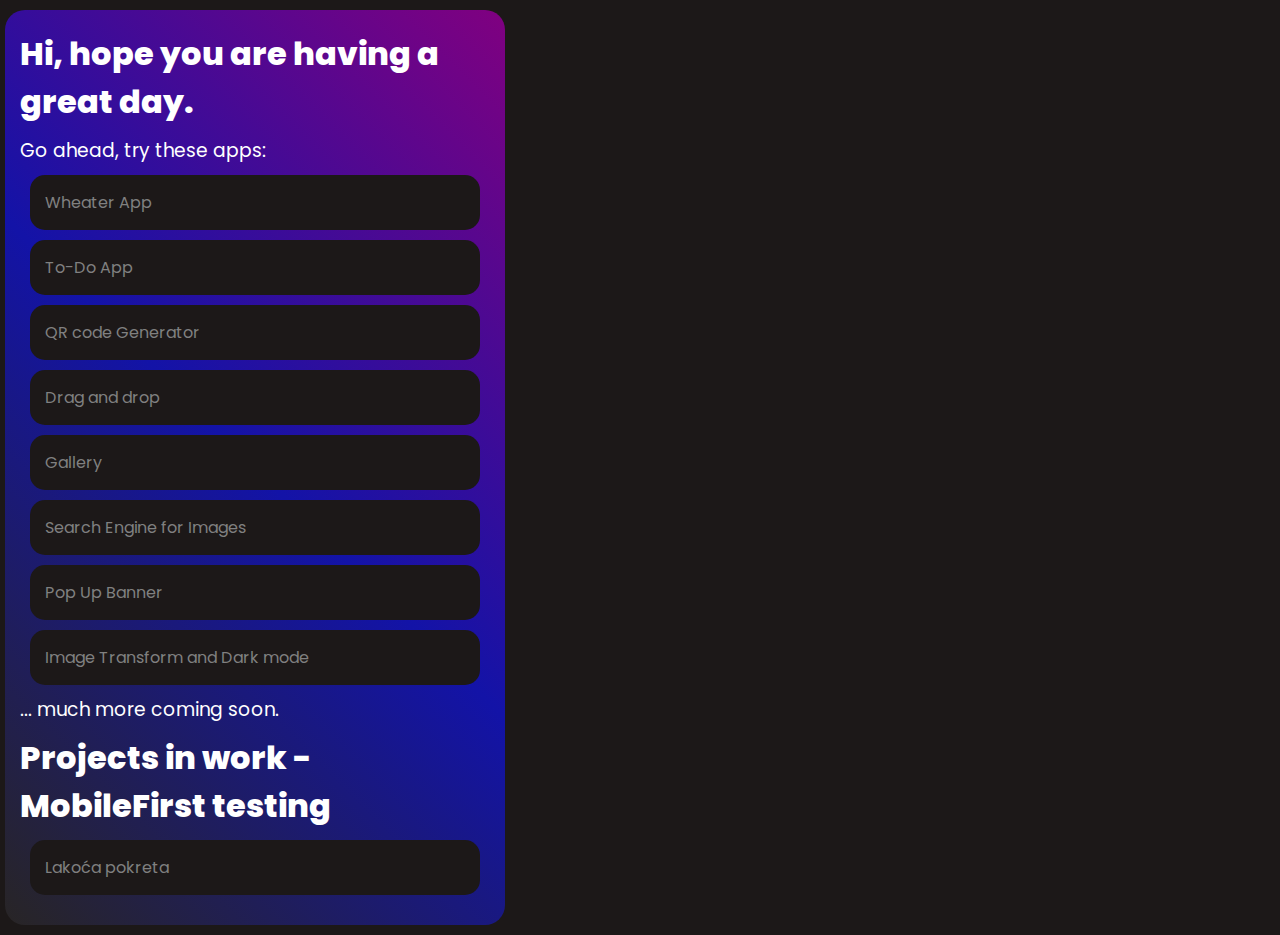
<file: index.html>
<!DOCTYPE html>
<html lang="en">
<head>
    <meta charset="UTF-8">
    <meta name="viewport" content="width=device-width, initial-scale=1.0">
    <link rel="stylesheet" href="styles.css">
    <link href="https://fonts.googleapis.com/css2?family=Poppins:wght@400;700&display=swap" rel="stylesheet">
    <title>fdev</title>
</head>
<body>
    
    <div class="container">
        <h1>Hi, hope you are having a great day.</h1>
        <h3>Go ahead, try these apps: </h3>
        <ul>
            <a href="/Project - WheatherApp/index.html"><li>Wheater App</li></a>
            <a href="/Project - To-Do App/index.html"><li>To-Do App</li></a>
            <a href="/Project - QR code generator/index.html"><li>QR code Generator</li></a>
            <a href="/Project - Drag and Drop/index.html"><li>Drag and drop</li></a>
            <a href="/Project - Gallery/index.html"><li>Gallery</li></a>
            <a href="/Project - Image Search Engine/index.html"><li>Search Engine for Images</li></a>
            <a href="/Project - PopUP/index.html"><li>Pop Up Banner</li></a>
            <a href="/Project - Image Transform and Dark Mode/index.html"><li>Image Transform and Dark mode</li></a>
        </ul>
        <h3>... much more coming soon. </h3>
        <h1>Projects in work - MobileFirst testing</h1>
            <ul>
                <a href="/LakocaPokreta/index.html"><li>Lakoća pokreta</li></a>
            </ul>
    </div>
</body>
</html>
</file>
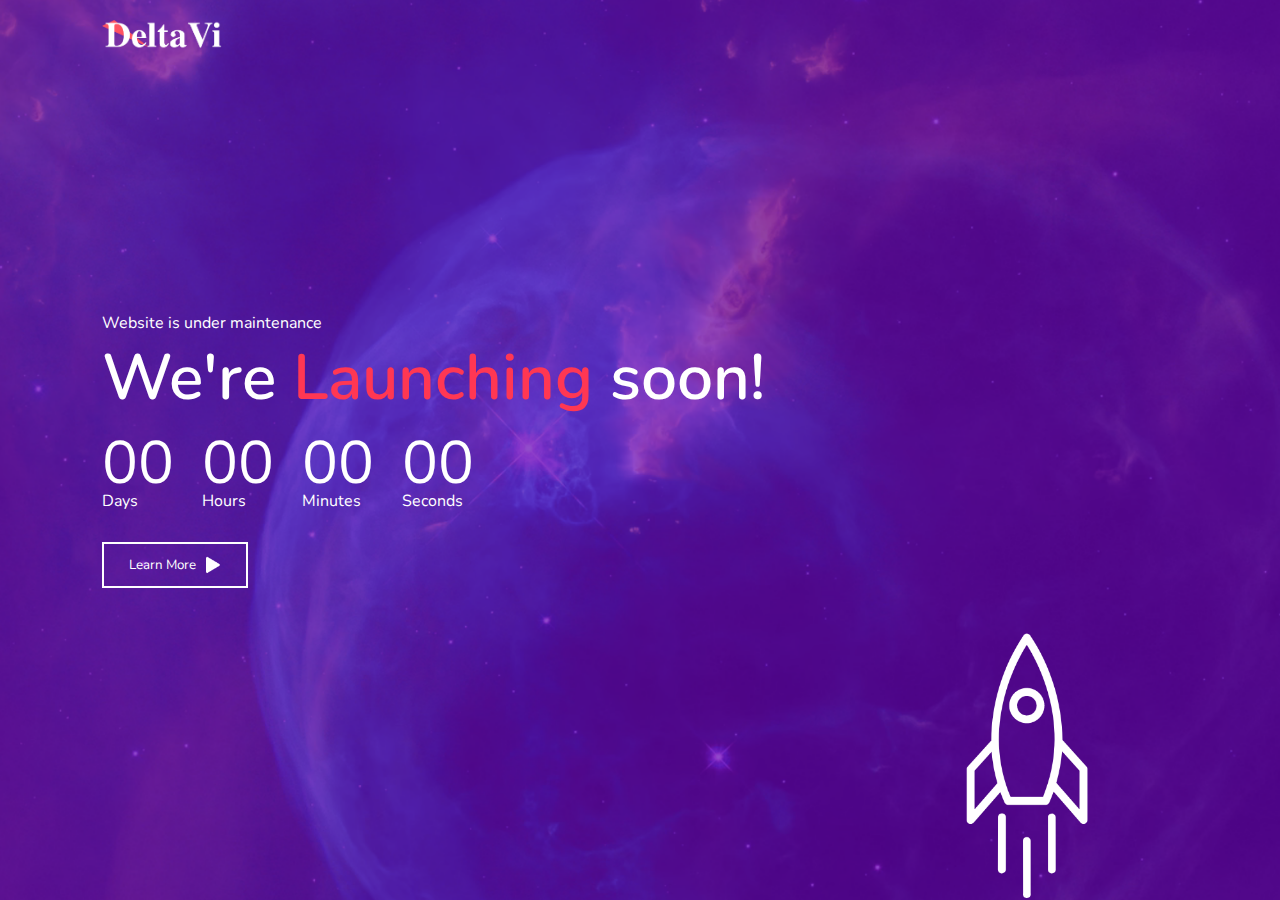
<file: Project - Coming soon/index.html>
<!DOCTYPE html>
<html lang="en">
<head>
    <meta charset="UTF-8">
    <meta name="viewport" content="width=device-width, initial-scale=1.0">
    <link rel="stylesheet" href="styles.css">
    <link rel="preconnect" href="https://fonts.googleapis.com">
    <link rel="preconnect" href="https://fonts.gstatic.com" crossorigin>
    <link href="https://fonts.googleapis.com/css2?family=Nunito:ital,wght@0,200..1000;1,200..1000&display=swap" rel="stylesheet">
    <title>Coming soon</title>
</head>
<body>

    <div class="container">
        <img src="img/logo.png" class="logo">
        <div class="content">
            <p>Website is under maintenance</p>
            <h1>We're <span>Launching</span> soon!</h1>
            <div class="launch-time">
                <div>
                    <p id="days">00</p>
                    <span>Days</span>
                </div>
                <div>
                    <p id="hours">00</p>
                    <span>Hours</span>
                </div>
                <div>
                    <p id="minutes">00</p>
                    <span>Minutes</span>
                </div>
                <div>
                    <p id="seconds">00</p>
                    <span>Seconds</span>
                </div>
            </div>
            <button type="button">Learn More <img src="img/triangle.png" ></button>
        </div>
        <img src="img/rocket.png" class="rocket">
    </div>
    

    <script>

        var countDownDate = new Date('Apr 18, 2025 00:00:00').getTime();
        var x = setInterval(function(){
            var now = new Date().getTime();
            var distance = countDownDate - now;

            var days = Math.floor(distance / (1000 * 60 * 60 * 24));
            var hours = Math.floor((distance % (1000 * 60 * 60 * 24)) / (1000 * 60 * 60));
            var minutes = Math.floor((distance % (1000 * 60 * 60)) / (1000 * 60));
            var seconds = Math.floor((distance % (1000 * 60)) / 1000);

            document.getElementById("days").innerHTML = days;
            document.getElementById("hours").innerHTML = hours;
            document.getElementById("minutes").innerHTML = minutes;
            document.getElementById("seconds").innerHTML = seconds;

            if(distance<0){
                clearInterval(x);
                document.getElementById("days").innerHTML = "00";
                document.getElementById("hours").innerHTML = "00";
                document.getElementById("minutes").innerHTML = "00";
                document.getElementById("seconds").innerHTML = "00";
            }

        },1000);

    </script>
</body>
</html>
</file>
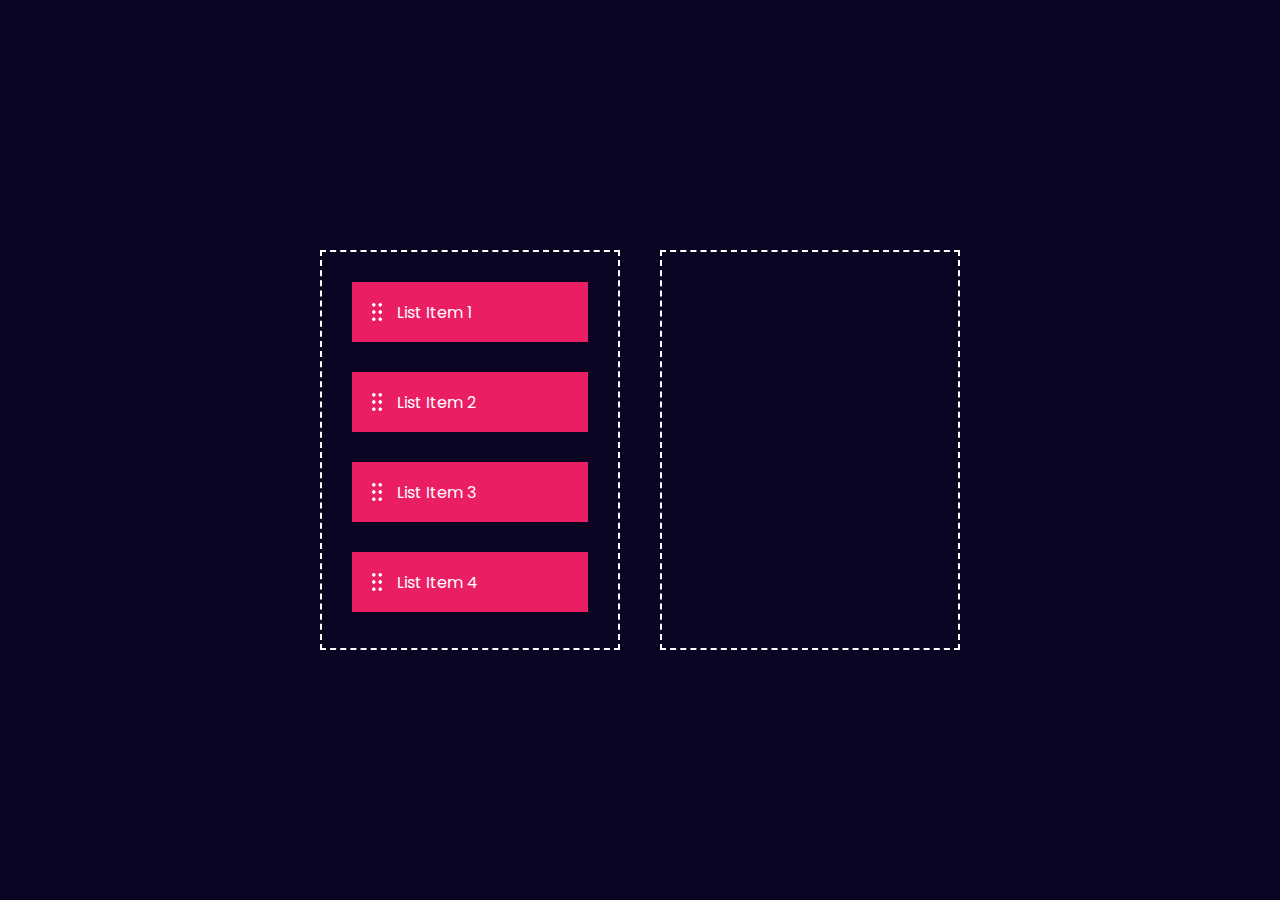
<file: Project - Drag and Drop/index.html>
<!DOCTYPE html>
<html lang="en">
<head>
    <meta charset="UTF-8">
    <meta name="viewport" content="width=device-width, initial-scale=1.0">
    <link rel="stylesheet" href="styles.css">
    <link href="https://fonts.googleapis.com/css2?family=Poppins:wght@400;700&display=swap" rel="stylesheet">
    <title>Drag and Drop</title>
</head>
<body>

    <div class="container">
        <div id="left">
            <div class="list" draggable="true"><img src="img/icon.png" alt=""> List Item 1</div>
            <div class="list" draggable="true"><img src="img/icon.png" alt=""> List Item 2</div>
            <div class="list" draggable="true"><img src="img/icon.png" alt=""> List Item 3</div>
            <div class="list" draggable="true"><img src="img/icon.png" alt=""> List Item 4</div>
        </div>
        <div id="right"></div>
    </div>

    <script>

        let lists = document.getElementsByClassName("list");
        let rightBox = document.getElementById("right");
        let leftBox = document.getElementById("left");

        for(list of lists){
            list.addEventListener("dragstart", function(e){
                let selected = e.target; // saving element which is being dragged in selected variable

                rightBox.addEventListener("dragover", function(e){
                    e.preventDefault(); // when we are dragging over second element
                });
                rightBox.addEventListener("drop", function(e){
                    rightBox.appendChild(selected); // addding selected element to right div
                    selected = null; // clead selected variable after dropping to be able to save another element to selected variable,
                });
                // -> here we are duplicating code but making it for drag n drop to a left side

                leftBox.addEventListener("dragover", function(e){
                    e.preventDefault(); // when we are dragging over second element
                });
                leftBox.addEventListener("drop", function(e){
                    leftBox.appendChild(selected); // addding selected element to left div
                    selected = null; // clead selected variable after dropping to be able to save another element to selected variable,
                });
            })
        }



    </script>
    
</body>
</html>
</file>
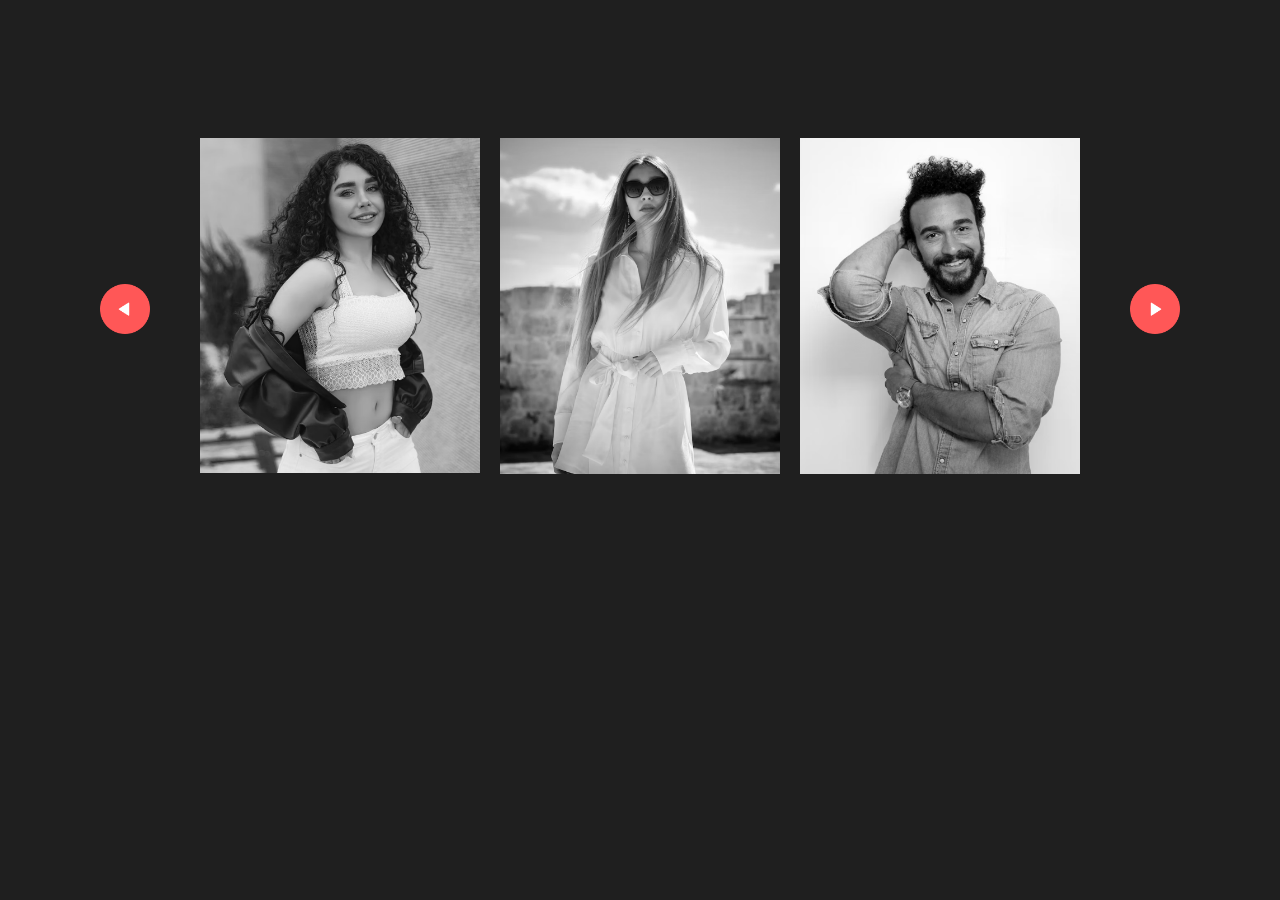
<file: Project - Gallery/index.html>
<!DOCTYPE html>
<html lang="en">
<head>
    <meta charset="UTF-8">
    <meta name="viewport" content="width=device-width, initial-scale=1.0">
    <link rel="stylesheet" href="styles.css">
    <link rel="preconnect" href="https://fonts.googleapis.com">
    <link rel="preconnect" href="https://fonts.gstatic.com" crossorigin>
    <link href="https://fonts.googleapis.com/css2?family=Nunito:ital,wght@0,200..1000;1,200..1000&display=swap" rel="stylesheet">
    <title>Gallery</title>
</head>
<body>

    <div class="gallery-wrap">
        <img src="img/back.png" id="backBtn">
        <div class="gallery">
            <div>
                <span><img src="img/image-1.png"></span>
                <span><img src="img/image-2.png"></span>
                <span><img src="img/image-3.png"></span>
            </div>
            <div>
                <span><img src="img/image-4.png"></span>
                <span><img src="img/image-5.png"></span>
                <span><img src="img/image-6.png"></span>
            </div>
        </div>
        <img src="img/next.png" id="nextBtn">
    </div>
    

    <script>
        let scrollContainer = document.querySelector(".gallery");
        let backBtn = document.getElementById("backBtn");
        let nextBtn = document.getElementById("nextBtn");

        scrollContainer.addEventListener("wheel", (evt) => {
            evt.preventDefault();
            scrollContainer.scrollLeft += evt.deltaY;
            scrollContainer.style.scrollBehavior = "smooth";
        });

        nextBtn.addEventListener("click", ()=> {
            scrollContainer.style.scrollBehavior = "smooth";
            scrollContainer.scrollLeft += 600;
        });

        backBtn.addEventListener("click", ()=> {
            scrollContainer.style.scrollBehavior = "smooth";
            scrollContainer.scrollLeft -= 600;
        });

    </script>
    
</body>
</html>
</file>
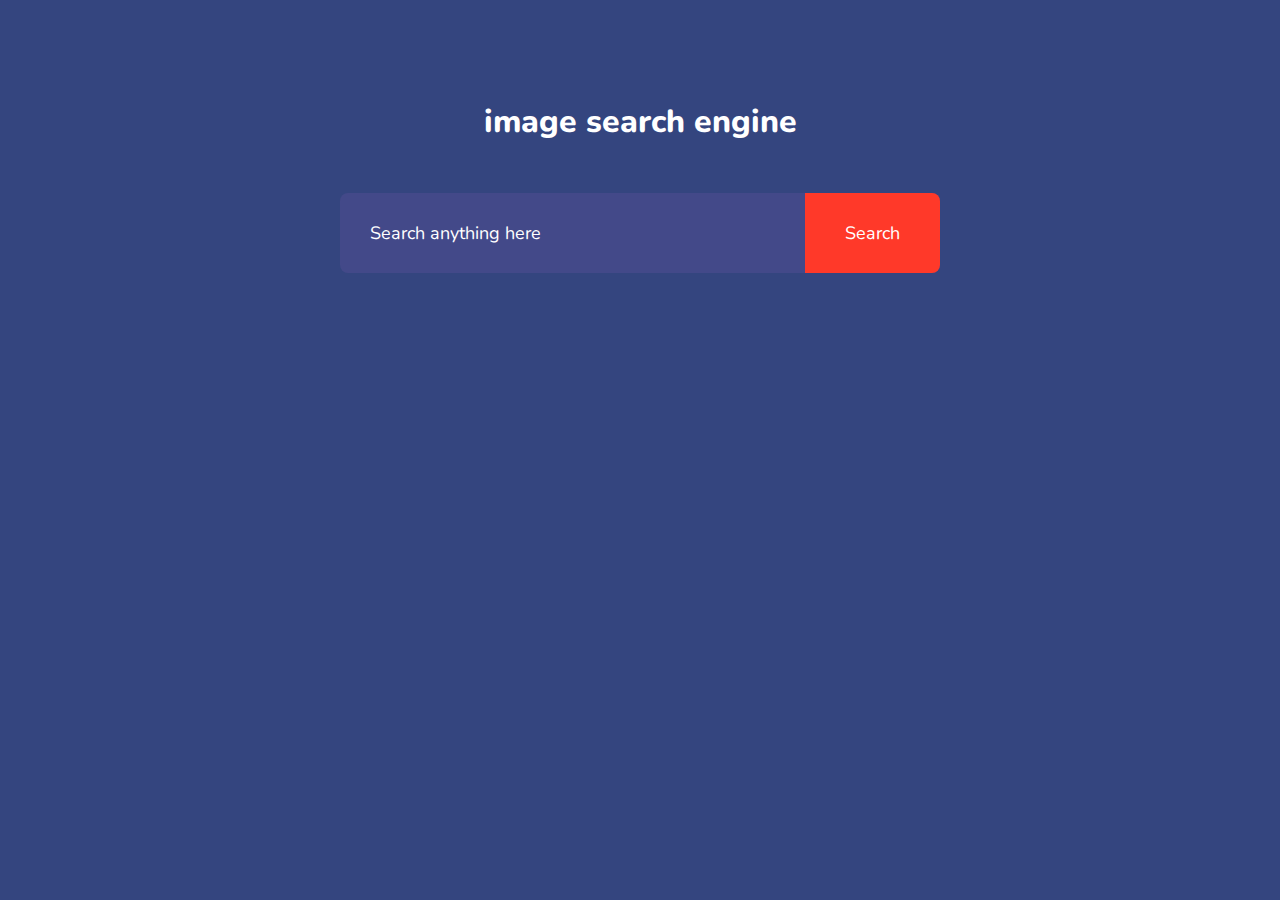
<file: Project - Image Search Engine/index.html>
<!DOCTYPE html>
<html lang="en">
<head>
    <meta charset="UTF-8">
    <meta name="viewport" content="width=device-width, initial-scale=1.0">
    <link rel="stylesheet" href="styles.css">
    <link rel="preconnect" href="https://fonts.googleapis.com">
    <link rel="preconnect" href="https://fonts.gstatic.com" crossorigin>
    <link href="https://fonts.googleapis.com/css2?family=Nunito:ital,wght@0,200..1000;1,200..1000&display=swap" rel="stylesheet">
    <title>Image Search Engine</title>
</head>
<body>

    <h1>image search engine</h1>
    <form id="search-form">
        <input type="text" id="search-box" placeholder="Search anything here">
        <button>Search</button>

    </form>
<div id="search-result">
</div>
<button id="show-more-btn">Show more</button>
    

<script src="script.js"></script>
</body>
</html>
</file>
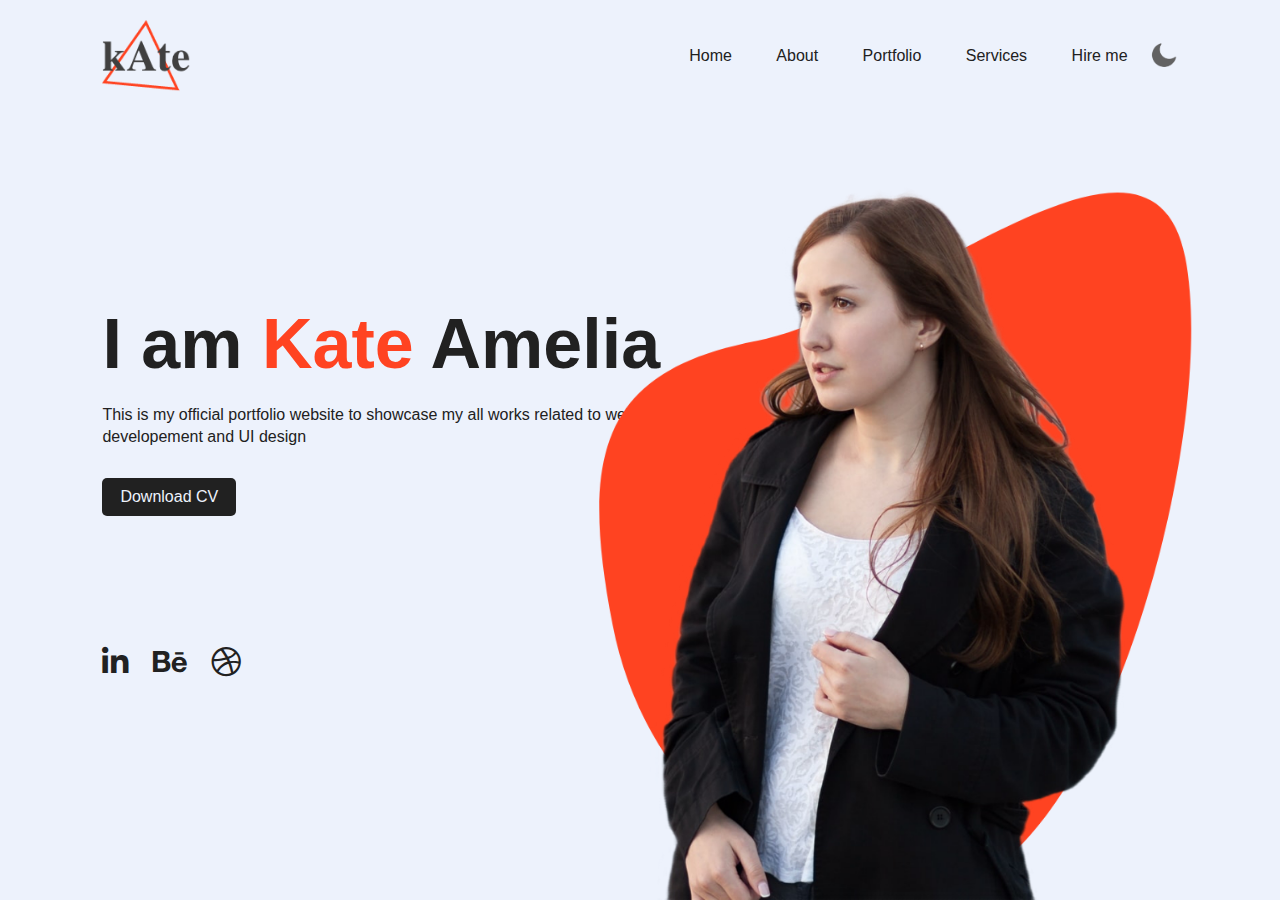
<file: Project - Image Transform and Dark Mode/index.html>
<!DOCTYPE html>
<html lang="en">
<head>
    <meta charset="UTF-8">
    <meta name="viewport" content="width=device-width, initial-scale=1.0">
    <link rel="stylesheet" href="styles.css">
    <link rel="preconnect" href="https://fonts.googleapis.com">
    <link rel="preconnect" href="https://fonts.gstatic.com" crossorigin>
    <link href="https://fonts.googleapis.com/css2?family=Nunito:ital,wght@0,200..1000;1,200..1000&display=swap" rel="stylesheet">
    <link rel="stylesheet" href="https://cdnjs.cloudflare.com/ajax/libs/font-awesome/6.7.2/css/all.min.css" integrity="sha512-Evv84Mr4kqVGRNSgIGL/F/aIDqQb7xQ2vcrdIwxfjThSH8CSR7PBEakCr51Ck+w+/U6swU2Im1vVX0SVk9ABhg==" crossorigin="anonymous" referrerpolicy="no-referrer" />
    <title>Image Transform</title>
</head>
<body>

    <div class="hero">
        <nav>
            <img src="img/logo.png" class="logo">
            <ul>
                <li><a href="">Home</a></li>
                <li><a href="">About</a></li>
                <li><a href="">Portfolio</a></li>
                <li><a href="">Services</a></li>
                <li><a href="">Hire me</a></li>
            </ul>
            <img src="img/moon.png" id="icon">
        </nav>

        <div class="info">
            <h1>I am <span>Kate</span> Amelia</h1>
            <p>This is my official portfolio website to showcase my all works related to web<br> developement and UI design</p>
            <a href="">Download CV</a>
        </div>
        <div class="img-box">
            <img src="img/pattern.png" class="back-img">
            <img src="img/girl.png" class="main-img">
        </div>
        <div class="social-links">
            <a href=""><i class="fa-brands fa-linkedin-in"></i></a>
            <a href=""><i class="fab fa-behance"></i></a>
            <a href=""><i class="fab fa-dribbble"></i></a>
        </div>
    </div>

    <script>

        var icon = document.getElementById("icon");

        icon.onclick = function(){
            document.body.classList.toggle("dark-theme");
            if(document.body.classList.contains("dark-theme")){
                icon.src = "img/sun.png";
            }else{
                icon.src = "img/moon.png"
            }
        }
        



    </script>
    
</body>
</html>
</file>
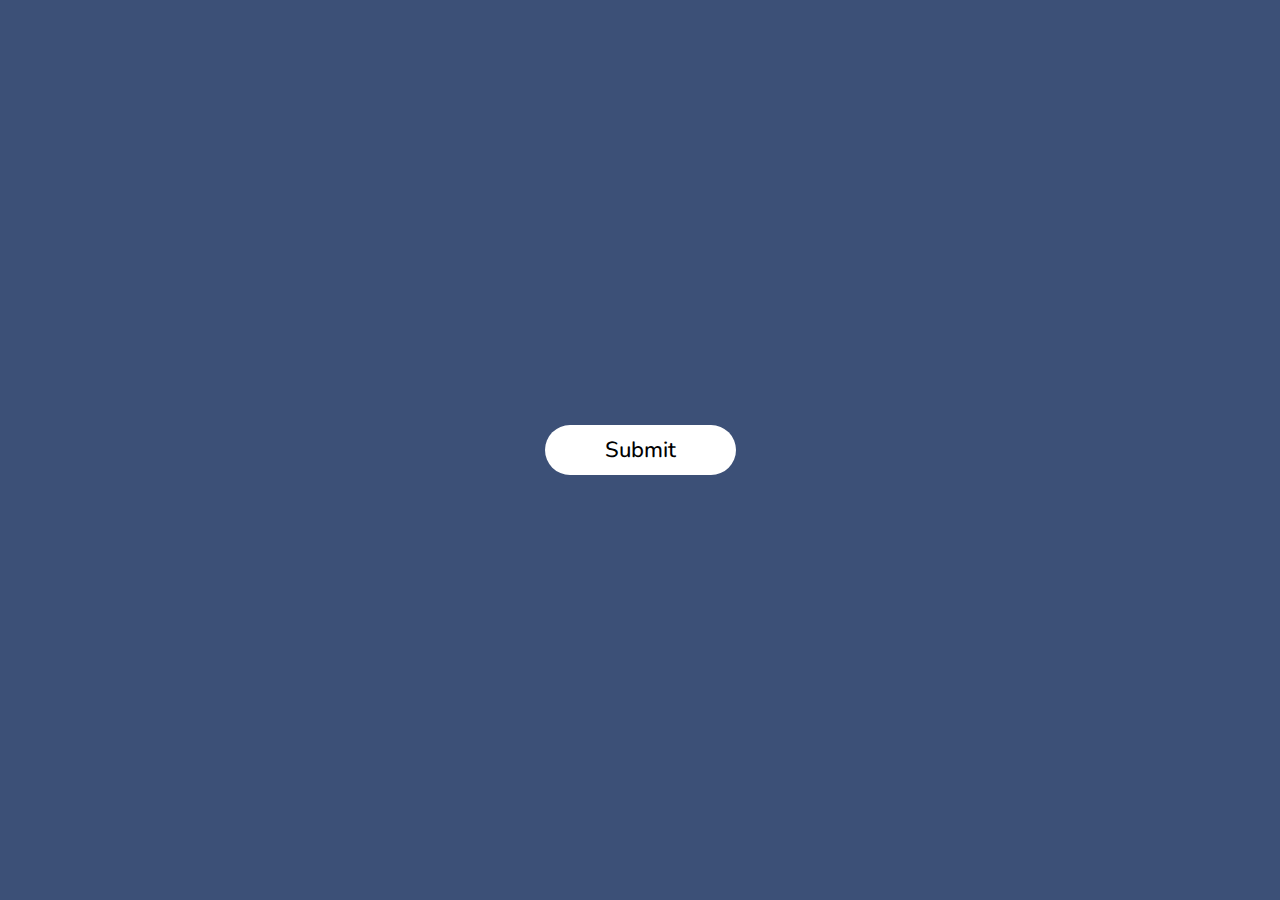
<file: Project - PopUP/index.html>
<!DOCTYPE html>
<html lang="en">
<head>
    <meta charset="UTF-8">
    <meta name="viewport" content="width=device-width, initial-scale=1.0">
    <link rel="stylesheet" href="styles.css">
    <link rel="preconnect" href="https://fonts.googleapis.com">
    <link rel="preconnect" href="https://fonts.gstatic.com" crossorigin>
    <link href="https://fonts.googleapis.com/css2?family=Nunito:ital,wght@0,200..1000;1,200..1000&display=swap" rel="stylesheet">
    <title>Pop UP</title>
</head>
<body>

    <div class="container">
        <button type="submit" class="btn" onclick="openPopup()">Submit</button>
        <div class="popup" id="popup">
            <img src="img/404-tick.png">
            <h2>Thank you!</h2>
            <p>Your details has been successfully submitted. Thanks!</p>
            <button type="button" onclick="closePopup()">Ok</button>
        </div>
    </div>

    <script>

        let popup = document.getElementById("popup");

        function openPopup(){
            popup.classList.add("open-popup");
        };

        function closePopup(){
            popup.classList.remove("open-popup");
        };


    </script>
    
</body>
</html>
</file>
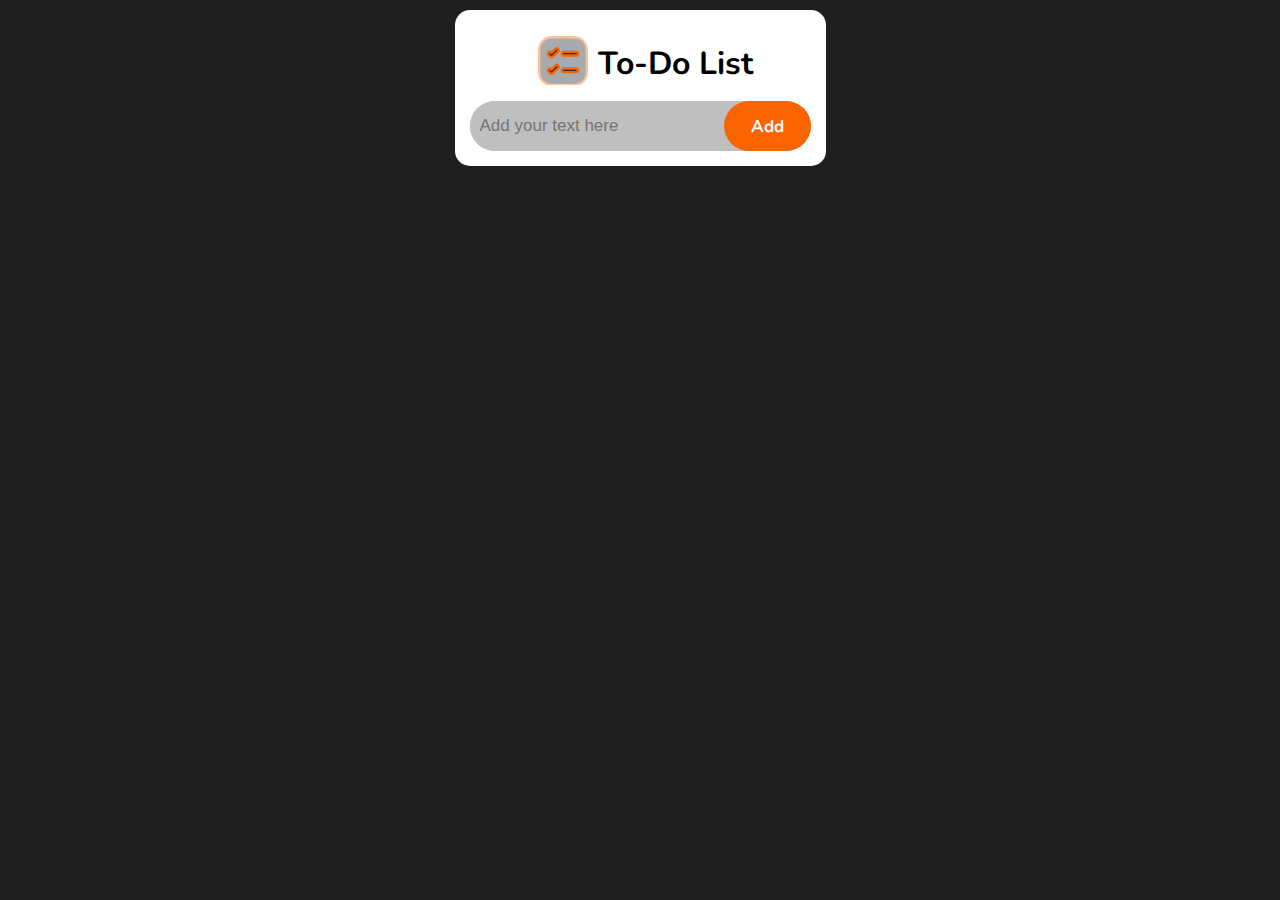
<file: Project - To-Do App/index.html>
<!DOCTYPE html>
<html lang="en">
<head>
    <meta charset="UTF-8">
    <meta name="viewport" content="width=device-width, initial-scale=1.0">
    <link rel="stylesheet" href="styles.css">
    <link rel="preconnect" href="https://fonts.googleapis.com">
<link rel="preconnect" href="https://fonts.gstatic.com" crossorigin>
<link href="https://fonts.googleapis.com/css2?family=Nunito:ital,wght@0,200..1000;1,200..1000&display=swap" rel="stylesheet">
    <title>To-Do List</title>
</head>
<body>

    <div class="container">

        <div class="row">
            <div><img src="img/todo.svg" alt="todo icon" width="50" height="50" class="space"></div>
            <div><h1>To-Do List</h1></div>
        </div>
        <div class="row splash">
            <input placeholder="Add your text here" class="maininput" id="input-box">
            <button onclick="addTask()" class="btn">Add</button>
        </div>
        <div class="card">
            <div class=" ">
                <ul id="list-container">

                </ul>
            </div>
    </div>

    <script src="script.js"></script>
    
</body>
</html>
</file>
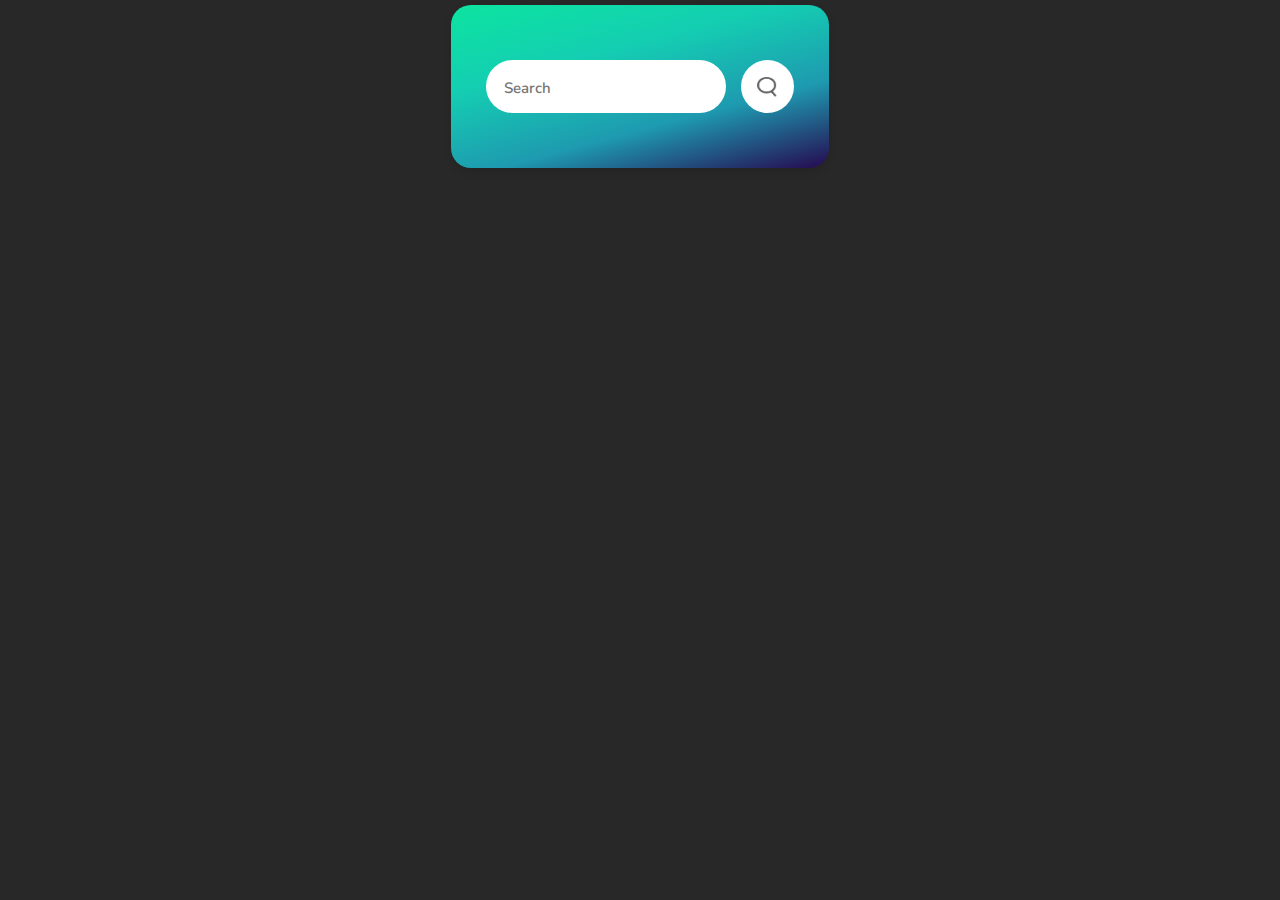
<file: Project - WheatherApp/index.html>
<!DOCTYPE html>
<html lang="en">
<head>
    <meta charset="UTF-8">
    <meta name="viewport" content="width=device-width, initial-scale=1.0" />
    <link rel="stylesheet" href="styles.css">
    <link rel="preconnect" href="https://fonts.googleapis.com">
<link rel="preconnect" href="https://fonts.gstatic.com" crossorigin>
<link href="https://fonts.googleapis.com/css2?family=Nunito:ital,wght@0,200..1000;1,200..1000&display=swap" rel="stylesheet">
    <title>Wheather App</title>
</head>
<body>

    <section class="column app" class id="grad">
        <div class="row">
            <div class="search"><input type="text" title="Search" placeholder="Search" spellcheck="false"></div>
            <div class="splash search"><button><img src="/Project - WheatherApp/img/search.png" width="20" height="20"></button></div>
        </div>

        <div class="error" style="display: none; color: white; text-align: center; margin-top: 10px;">
            Hmm...Cant find one. Please try again.
        </div>

        <div class="hide">
            <div class="column">
                <img src="/Project - WheatherApp/img/clear.png" width="150" height="150" class="space weather-icon">
                <h1 class="temp">25°C</h1>
                <h2 class="city">Grad Zagreb</h2>
            </div>
            <div class="row">
                <div class="row">
                    <div class="row">
                        <img src="/Project - WheatherApp/img/humidity.png" height="25" width="30" class="space">
                    </div>
                    <div class="column">
                        <h4 class="humidity"><strong>53%</strong></h4>
                        <h6>Humidity</h6>
                    </div>
                </div>
                <div class="row">
                    <div class="row">
                        <img src="/Project - WheatherApp/img/wind.png" height="30" width="30" class="space">
                    </div>
                    <div class="colum">
                        <h4 class="wind"><strong>5.66 km/h</strong></h4>
                        <h6>Wind Speed</h6>
                    </div>
                </div>
            </div>
        </div>

    </section>

    <script>

        const apiKey = "5f842c9e8b2b4b74fe436f35908d08cd";
        const apiUrl = "https://api.openweathermap.org/data/2.5/weather?units=metric&q=";

        const searchBox = document.querySelector(".search input");
        const searchBtn = document.querySelector(".search button");
        const weatherIcon = document.querySelector(".weather-icon");

        async function checkWeather(city){
            const response = await fetch(apiUrl + city + `&appid=${apiKey}`);

            if(response.status == 404){
                document.querySelector(".error").style.display = "block";
                document.querySelector(".weather").style.display = "none";
            }else{
                var data = await response.json();

            document.querySelector(".city").innerHTML = data.name;
            document.querySelector(".temp").innerHTML = Math.round(data.main.temp) + "°C";
            document.querySelector(".humidity").innerHTML = data.main.humidity + "%";
            document.querySelector(".wind").innerHTML = data.wind.speed + "km/h";

            if(data.weather[0].main == "Clouds"){
                weatherIcon.src = "img/clouds.png"
            }
            else if(data.weather[0].main == "Clear"){
                weatherIcon.src = "img/clear.png"
            }
            else if(data.weather[0].main == "Rain"){
                weatherIcon.src = "img/rain.png"
            }
            else if(data.weather[0].main == "Drizzle"){
                weatherIcon.src = "img/drizzle.png"
            }
            else if(data.weather[0].main == "Mist"){
                weatherIcon.src = "img/mist.png"
            }
            else if(data.weather[0].main == "Snow"){
                weatherIcon.src = "img/snow.png"
            }

            document.querySelector(".hide").style.display = "block";
            document.querySelector(".error").style.display = "none";
            }
        }

        searchBtn.addEventListener("click", () => {
            checkWeather(searchBox.value);
        })
        checkWeather();

    </script>

    
</body>
</html>
</file>
<file: styles.css>
*{
    margin: 0;
    padding: 0;
    font-family: 'Nunito', 'Sans';
    box-sizing: border-box;
}

body{
    color: white;
    background-color: rgb(28, 24, 24);
}

h1 {
    font-family: 'Poppins';
    font-weight: 800;
    margin-bottom: 10px;
}

h3 {
    font-family: 'Poppins';
    font-weight: 400;
    margin-bottom: 10px;
}

.container{
/*     position: absolute;
    top: 50%;
    left: 50%;
    transform: translate(-50%, -50%);
    margin-top: 80px;
    margin-bottom: 150px; */

    margin: 10px 5px 10px 5px;
    border-radius: 20px;
    max-width: 500px;
    min-width: 340px;
    padding: 20px 15px 20px 15px;
    background-image: linear-gradient(45deg, rgb(40, 37, 37), rgb(19, 19, 167), purple);
    
}

div .container{
    margin-bottom: 150px;
}

ul li {
    font-family: 'Poppins';
    text-decoration: none;
    list-style: none;
    color: grey;
    background-color: rgb(28, 24, 24);
    margin: 10px;
    padding: 15px;
    border-radius: 15px;
}

a{
    text-decoration: none;
}
</file>
<file: Project - Coming soon/styles.css>
*{
    margin: 0;
    padding: 0;
    box-sizing: border-box;
    font-family: 'Poppins', "Nunito";
}

.nunito-nunito {
    font-family: "Nunito";
    font-optical-sizing: auto;
    font-weight: 200;
    font-style: normal;
  }

  body{

  }

  .container{
    width: 100vw;
    height: 100vh;
    background-image: url(img/background.png);
    background-position: center;
    background-size: cover;
    padding: 0 8%;
  }

  .logo{
    width: 120px;
    padding: 20px 0;
    cursor: pointer;
  }

  .content{
    top: 50%;
    position: absolute;
    transform: translateY(-50%);
    color: #fff;
  }

  .content h1{
    font-size: 64px;
    font-weight: 600;
  }


  .content h1 span{
    color: #ff3753;
  }

  .content button{
    background: transparent;
    border: 2px solid #fff;
    outline: none;
    padding: 12px 25px;
    color: #fff;
    display: flex;
    align-items: center;
    margin-top: 30px;
    cursor: pointer;
  }

  .content button img{
    width: 15px;
    margin-left: 10px;
  }

  .launch-time{
    display: flex;
  }

  .launch-time div{
    flex-basis: 100px;
  }

  .launch-time div p{
    font-size: 60px;
    margin-bottom: -14px;
  }

  .rocket{
    width: 250px;
    position: absolute;
    right: 10%;
    bottom: 0;
    animation: rocket 4s linear infinite;
  }
  @keyframes rocket {
    0%{
        bottom: 0;
        opacity: 0;
    } 100%{
        bottom: 105%;
        opacity: 1;
    }
  }
</file>
<file: Project - Drag and Drop/styles.css>
*{
    margin: 0;
    padding: 0;
    box-sizing: border-box;
}

body{
    background-color: black;
    font-family:'Poppins', 'Segoe UI'
}

.container{
    width: 100%;
    min-height: 100vh;
    background-color: #0b0423;
    display: flex;
    align-items: center;
    justify-content: center;
}

#left, #right{
    width: 300px;
    min-height: 400px;
    margin: 20px;
    border: 2px dashed #fff;
}

.list{
    background: #e91e63;
    height: 60px;
    margin: 30px;
    color: #fff;
    display: flex;
    align-items: center;
    cursor: grab;
}

.list img{
    width: 10px;
    margin-right: 15px;
    margin-left: 20px;

}
</file>
<file: Project - Gallery/styles.css>
*{
    margin: 0;
    padding: 0;
    box-sizing: border-box;
    font-family: 'Poppins', "Nunito";
}

.nunito-nunito {
    font-family: "Nunito";
    font-optical-sizing: auto;
    font-weight: 200;
    font-style: normal;
  }

  body{
    background-color: rgba(0, 0, 0, 0.877);
  }

  .gallery{
    width: 900px;
    display: flex;
overflow-x: scroll;     /* this is just gallery gets horizontal scroll not whole page */
  }

  .gallery div{
    width: 100%;
    display: grid;
    grid-template-columns: auto auto auto;
    grid-gap: 20px;
    padding: 10px;
    flex: none;
  }

  .gallery div img{
    width: 100%;
    filter: grayscale(100%);
    transition: transform 0.5s;
  }

  .gallery::-webkit-scrollbar{
    display: none;
  }

  .gallery-wrap{
    display: flex;
    align-items: center;
    justify-content: center;
    margin: 10% auto;
  }

  #backBtn, #nextBtn{
    width: 50px;
    cursor: pointer;
    margin: 40px;
  }

  .gallery div img:hover{
    filter: grayscale(0);
    cursor: pointer;
    transform: scale(1.1);
  }
</file>
<file: Project - Image Search Engine/styles.css>
*{
    margin: 0;
    padding: 0;
    box-sizing: border-box;
    font-family: 'Poppins', "Nunito";
}

.nunito-nunito {
    font-family: "Nunito";
    font-optical-sizing: auto;
    font-weight: 200;
    font-style: normal;
  }

  body{
    background-color: rgba(24, 43, 109, 0.877);
    color: white;
  }

  h1{
    text-align: center;
    margin: 100px auto 50px;
    font-weight: 800;
  }

  form{
    width: 90%;
    max-width: 600px;
    margin: auto;
    height: 80px;
    background: #434989;
    display: flex;
    align-items: center;
    border-radius: 8px;
  }

  form input{
    flex: 1;
    height: 100%;
    border: 0;
    outline: 0;
    background: transparent;
    color: #fff;
    font-size: 18px;
    padding: 0 30px;
  }

  form button{
    padding: 0 40px;
    height: 100%;
    background: #ff3929;
    color: #fff;
    font-size: 18px;
    border: 0;
    outline: 0;
    border-top-right-radius: 8px;
    border-bottom-right-radius: 8px;
    cursor: pointer;
  }

  ::placeholder{
    color: #fff;
    font-size: 18px;
  }

  #show-more-btn{
    background: #ff3929;
    color: #fff;
    border: 0;
    outline: 0;
    padding: 10px 20px;
    border-radius: 4px;
    margin: 10px auto 100px;
    cursor: pointer;
    display: none;
  }

  #search-result{
    width: 80%;
    margin: 100px auto 50px;
    display: grid;
    grid-template-columns: 1fr 1fr 1fr;
    grid-gap: 40px;
  }

  #search-result img{
    width: 100%;
    height: 230px;
    object-fit: cover;
    border-radius: 5px;
  }
</file>
<file: Project - Image Transform and Dark Mode/styles.css>
*{
    margin: 0;
    padding: 0;
}

:root{
    --primary-color: #edf2fc;
    --secondary-color: #212121;
}

.dark-theme{
    --primary-color: #000106;
    --secondary-color: #fff;
}

#icon{
    width: 30px;
    cursor: pointer;
}

nav ul{
    flex: 1;
    text-align: right;
}


.hero{
    height: 100vh;
    width: 100%;
    background: var(--primary-color);
    font-family: sans-serif;
    position: relative;
}

nav{
    width: 84%;
    margin: auto;
    padding: 20px 0;
    display: flex;
    align-items: center;
    justify-content: space-between;
}

.logo{
    width: 100px;
    cursor: pointer;
}

nav ul li{
    display: inline-block;
    list-style: none;
    margin: 10px 20px;
}

nav ul li a{
    text-decoration: none;
    color: var(--secondary-color);
}

nav ul li a:hover{
    color: #ff4321;
}

.info{
    margin-left: 8%;
    margin-top: 15%;
}

.info h1{
    font-size: 70px;
    color: var(--secondary-color);
    margin-bottom: 20px;
}

span{
    color: #ff4321;
}

.info p{
    color: var(--secondary-color);
    line-height: 22px;
}

.info a{
    background: var(--secondary-color);
    padding: 10px 18px;
    text-decoration: none;
    color: var(--primary-color);
    display: inline-block;
    margin: 30px 0;
    border-radius: 5px;
}

.img-box{
    width: 45%;
    height: 80%;
    position: absolute;
    bottom: 0;
    right: 100px;
}

.img-box img{
    height: 100%;
    position: absolute;
    left: 50%;
    bottom: 0;
    transform: translate(-50%);
    transition: bottom 1s, left 1s;
}

.img-box:hover .back-img{
    bottom: 40px;
}

.img-box:hover .main-img{
    left: 54%;
}

.social-links{
    margin-left: 8%;
    margin-top: 100px;
}

.social-links a{
    font-size: 30px;
    color: var(--secondary-color);
    margin-right: 20px;
}

.social-links a:hover{
    color: #ff4321;
}
</file>
<file: Project - PopUP/styles.css>
*{
    margin: 0;
    padding: 0;
    font-family: 'Nunito', 'Sans';
    box-sizing: border-box;
}

body{
    color: white;
    background-color: rgb(28, 24, 24);
}

.container{
    width: 100%;
    height: 100vh;
    background: #3c5077;
    display: flex;
    align-items: center;
    justify-content: center;
}

.btn{
    padding: 10px 60px;
    background: #fff ;
    border: none;
    outline: none;
    cursor: pointer;
    font-size: 22px;
    font-weight: 500;
    border-radius: 30px;
}

.popup{
    width: 400px;
    background: #fff;
    border-radius: 6px;
    position: absolute;
    top: 0;
    left: 50%;
    transform: translate(-50%, -50%) scale(0.1);
    text-align: center;
    padding: 0 30px 30px;
    color: #333;
    visibility: hidden;
    transition: transform 0.4s, top 0.4s;
}

.open-popup{
    visibility: visible;
    top: 50%;
    transform: translate(-50%, -50%) scale(1);
}

.popup img{
    width: 100px;
    margin-top: -50px;
    border-radius: 50%;
    box-shadow: 0 2px 5px rgba(0, 0, 0, 0.2);
}

.popup h2{
    font-size: 38px;
    font-weight: 500;
    margin: 30px 0 10px;
}

.popup button{
    width: 100%;
    margin-top: 50px;
    padding: 10px 0;
    background: #6fd649;
    color: #fff;
    border: 0;
    outline: 0;
    font-size: 18px;
    border-radius: 4px;
    cursor: pointer;
    box-shadow: 0 5px 5px rgba(0, 0, 0, 0.2);
}
</file>
<file: Project - To-Do App/styles.css>
/* theme color: #fa6400 */

*{
    margin: 0;
    padding: 0;
}

.nunito-nunito {
    font-family: "Nunito";
    font-optical-sizing: auto;
    font-weight: 200;
    font-style: normal;
  }

  body{
    font-family: "Poppins", "Nunito";
    background-color: rgba(0, 0, 0, 0.877);
    align-items: center;
    display: flex;
    flex-direction: column;
  }

  .container{
    background-color: white;
    margin: 10px;
    padding: 15px;
    border-radius: 15px;
    max-width: 500px;
    min-width: 300px;
  }

  .row{
    display: flex;
    flex-direction: row;
    justify-content: center;
    align-items: center;
  }

  .column{
    display: flex;
    flex-direction: column;
    justify-content: space-between;
    align-items: center;
  }

  .maininput{
    height: 25px;
    width: 80%;
    height: 50px;
    border-radius: 50px;
    border: none;
    padding: 0px 10px 0px 10px;
    font-size: 17px;
    background-color: rgb(191, 191, 191);
    color: white;
  }

  textarea:focus, input:focus{
    outline: none;
}

  .btn{
    background-color: #fa6400;
    border-radius: 50px;
    width: 100px;
    border: none;
    color: white;
    height: 50px;
    font-family: "Poppins", "Nunito";
    font-size: 17px;
    font-weight: 700;
  }

  .btn-2{
    background-color: transparent;
    border: none;
    width: 10%;
  }

  .splash{
    background-color: rgb(191, 191, 191);
    border-radius: 50px;
    height: 50px;
  }

/*   .card{
    background-color: #ffb98a;
    margin-top: 15px;
    border-radius: 15px ;
    min-height: 30px;
    padding: 10px;
  } */

  ul li{
    list-style: none;
    font-size: 17px;
    padding: 17px 8px 12px 50px;
    user-select: none;
    cursor: pointer;
    position: relative;
  }

  ul li:before{
    content: "";
    position: absolute;
    height: 28px;
    width: 28px;
    border: 50%;
    background-image: url(img/unchecked.png);
    background-size: cover;
    background-position: center;
    top: 15px;
    left: 8px;
  }

  ul li.checked{
    color: #555;
    text-decoration: line-through;
  }

  ul li.checked::before{
    background-image: url(img/checked.png);
  }

  ul li span{
    position: absolute;
    right: 0;
    top: 5px;
    width: 40px;
    height: 40px;
    font-size: 22px;
    color: #555;
    line-height: 40px;
    text-align: center;
    border-radius: 50%;
  }

  ul li span:hover{
    background: #fa6400;
  }
  
  .content{
    display: flex;
    flex-direction: row;
    justify-content: space-around;
    align-items:center
  }

  .space{
    padding: 5px;
    margin: 5px;
  }

  input:-webkit-autofill,
  textarea:-webkit-autofill,
  select:-webkit-autofill {
    box-shadow: 0 0 0px 1000px transparent inset !important;
    background-color: transparent !important;
    color: black !important;
  }
</file>
<file: Project - WheatherApp/styles.css>
*{
    margin: 0;
    padding: 0;
}

body{
    background-color: rgba(0, 0, 0, 0.842);
    color: rgb(255, 255, 255);
    font-family: "Nunito";
    display: flex;
    justify-content: center;
    align-items: center;
}

.nunito-nunito {
    font-family: "Nunito";
    font-optical-sizing: auto;
    font-weight: 200;
    font-style: normal;
  }

  h1{
    font-size: 52px;
    font-weight: 800;
  }

  h2{
    font-size: 32px;
    font-weight: 400;
  }

  h4{
    font-size: 20px;
    font-weight: 700;
  }

  h6{
    font-size: 15px;
    font-weight: 400;
  }


.app{
    display: flex;
    flex-direction: column;
    justify-content: center;
    align-items: center;
    margin: 100px;
    padding: 20px;
    border-radius: 20px;
    max-width: 400px;
    min-width: 250px;
    box-shadow: 0 4px 8px rgba(0, 0, 0, 0.1);
}

.row{
    display: flex;
    flex-direction: row;
    justify-content: space-between;
    align-items: center;
    margin: 20px 5px 20px 5px;
    
}

.column{
    display: flex;
    flex-direction: column;
    justify-content: center;
    align-items: center;
}

input{
    width: 90%;
    padding: 18px 10px 15px 18px;
    margin:  10px 10px 10px 10px;
    border-radius: 50px;
    border: none;
    font-family: "Nunito";
    font-size: 15px;
    font-weight: 600;
    outline: none;
}


button{
    background-color: white;
    border: none;
    border-radius: 100%;
    padding: 17px 17px 13px 16px;
    margin: 15px 10px 15px 30px;
}

.space{
    margin: 15px;
}

#grad {
    background-image: linear-gradient(165deg, rgb(12, 228, 160), rgb(20, 206, 178), rgb(30, 154, 176), rgb(38, 9, 80));
    margin: 5px;
  }

  .hide{
    display: none;
  }
</file>
